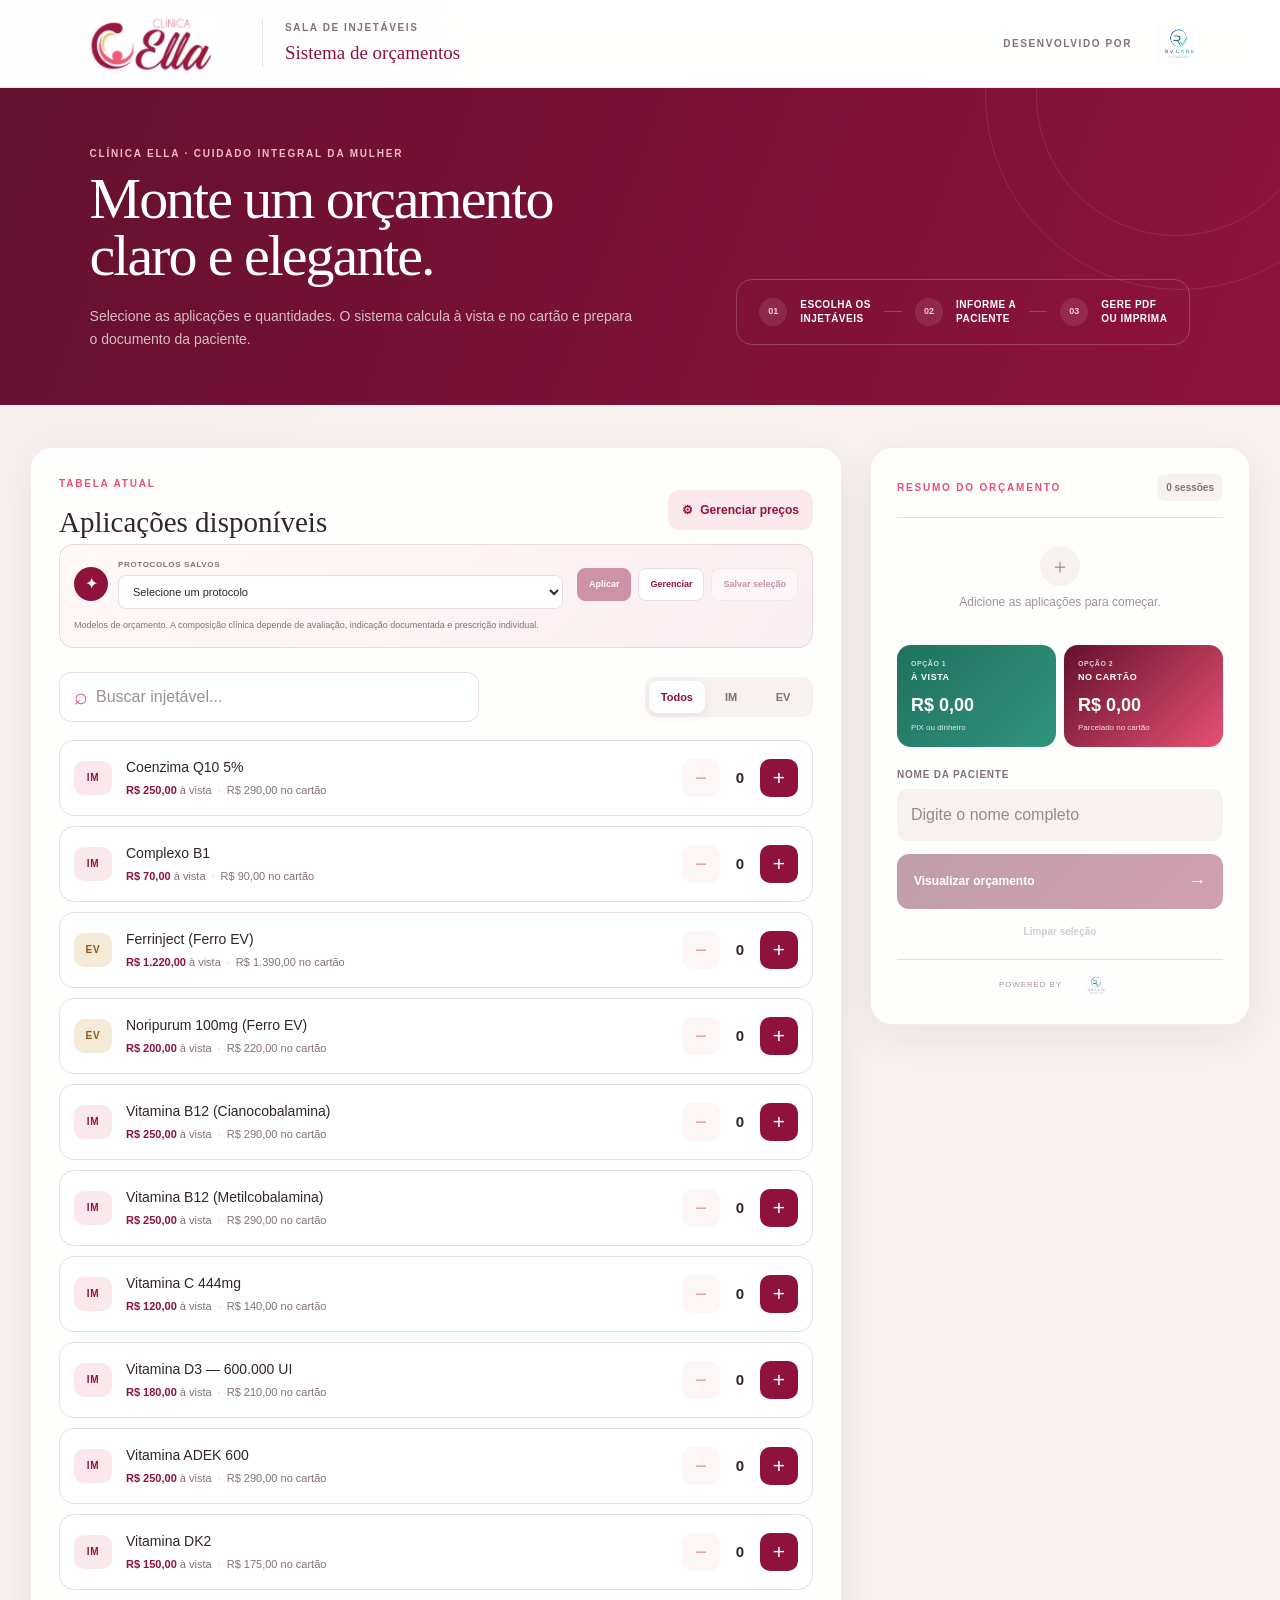
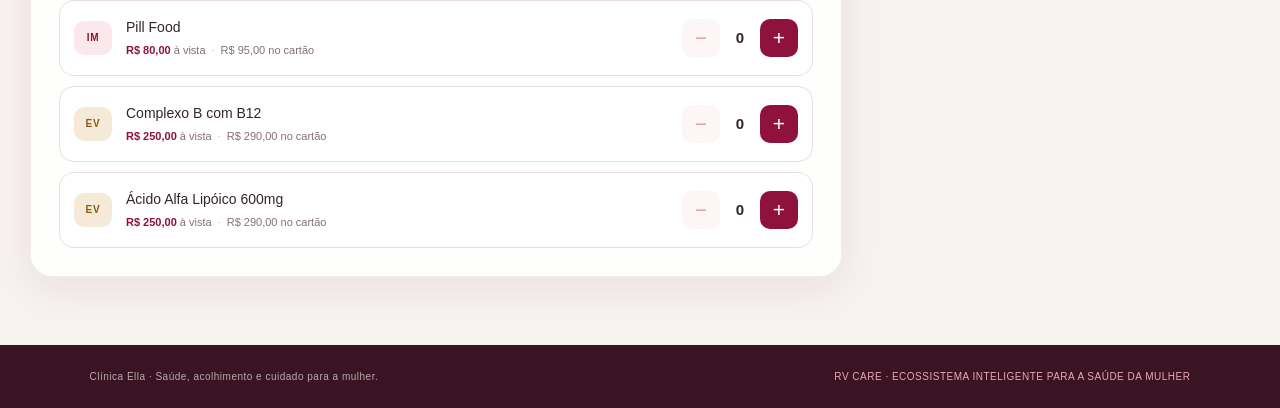
<file: index.html>
<!DOCTYPE html><html lang="pt-BR"><head><meta charSet="utf-8"/><meta name="viewport" content="width=device-width, initial-scale=1"/><link rel="preload" as="image" href="/logo-clinica-ella.jpeg"/><link rel="preload" as="image" href="/logo-rv-care.png"/><link rel="stylesheet" href="/_next/static/chunks/13kz5tt3u~pk5.css" data-precedence="next"/><link rel="preload" as="script" fetchPriority="low" href="/_next/static/chunks/1565v~spl0x2t.js"/><script src="/_next/static/chunks/0i-72~f~dn9ne.js" async=""></script><script src="/_next/static/chunks/13je0jha5i6.b.js" async=""></script><script src="/_next/static/chunks/turbopack-04bkay5_k2xyc.js" async=""></script><script src="/_next/static/chunks/0typu5mmra_zv.js" async=""></script><script src="/_next/static/chunks/0zwssa8ufundn.js" async=""></script><title>Clínica Ella · Orçamentos de Injetáveis</title><meta name="description" content="Sistema de orçamentos de injetáveis da Clínica Ella, desenvolvido pela RV Care."/><meta property="og:title" content="Clínica Ella · Orçamentos de Injetáveis"/><meta property="og:description" content="Sistema de orçamentos de injetáveis da Clínica Ella, desenvolvido pela RV Care."/><meta property="og:image" content="https://orcamentos-ella.rvcare.com.br/og.png"/><meta property="og:image:width" content="1536"/><meta property="og:image:height" content="1024"/><meta property="og:image:alt" content="Clínica Ella · Orçamentos de Injetáveis"/><meta property="og:type" content="website"/><meta name="twitter:card" content="summary_large_image"/><meta name="twitter:title" content="Clínica Ella · Orçamentos de Injetáveis"/><meta name="twitter:description" content="Sistema de orçamentos de injetáveis da Clínica Ella, desenvolvido pela RV Care."/><meta name="twitter:image" content="https://orcamentos-ella.rvcare.com.br/og.png"/><link rel="shortcut icon" href="/logo-clinica-ella.jpeg"/><link rel="icon" href="/logo-clinica-ella.jpeg"/><script src="/_next/static/chunks/03~yq9q893hmn.js" noModule=""></script></head><body><div hidden=""><!--$--><!--/$--></div><main class="app-shell"><header class="app-header"><div class="brand-clinic"><img src="/logo-clinica-ella.jpeg" alt="Clínica Ella"/><div class="brand-title"><span>Sala de injetáveis</span><strong>Sistema de orçamentos</strong></div></div><div class="rv-signature"><span>Desenvolvido por</span><img src="/logo-rv-care.png" alt="RV Care"/></div></header><section class="hero"><div><p class="eyebrow">Clínica Ella · Cuidado integral da mulher</p><h1>Monte um orçamento<br/>claro e elegante.</h1><p class="hero-copy">Selecione as aplicações e quantidades. O sistema calcula à vista e no cartão e prepara o documento da paciente.</p></div><div class="hero-stamp" aria-label="Etapas do orçamento"><span>01</span><p>Escolha os<br/>injetáveis</p><i></i><span>02</span><p>Informe a<br/>paciente</p><i></i><span>03</span><p>Gere PDF<br/>ou imprima</p></div></section><div class="workspace"><section class="catalog"><div class="section-heading"><div><p class="eyebrow">Tabela atual</p><h2>Aplicações disponíveis</h2></div><button class="text-button" type="button"><span aria-hidden="true">⚙</span> Gerenciar preços</button></div><div class="protocol-bar"><div class="protocol-select"><span aria-hidden="true">✦</span><label><small>Protocolos salvos</small><select aria-label="Selecionar protocolo"><option value="" selected="">Selecione um protocolo</option><option value="modelo-pre-operatorio">Pré-operatório · modelo clínico</option><option value="modelo-acompanhamento-peso">Acompanhamento de peso · modelo clínico</option><option value="modelo-reposicao-individualizada">Reposição individualizada · modelo clínico</option></select></label></div><div class="protocol-actions"><button type="button" class="protocol-apply" disabled="">Aplicar</button><button type="button">Gerenciar</button><button type="button" disabled="">Salvar seleção</button></div><p>Modelos de orçamento. A composição clínica depende de avaliação, indicação documentada e prescrição individual.</p></div><div class="catalog-tools"><label class="search-field"><span aria-hidden="true">⌕</span><input type="search" placeholder="Buscar injetável..." aria-label="Buscar injetável" value=""/></label><div class="filters" aria-label="Filtrar por via"><button type="button" class="active">Todos</button><button type="button" class="">IM</button><button type="button" class="">EV</button></div></div><div class="product-list"><article class="product-card "><div class="product-main"><span class="via-badge im">IM</span><div><h3>Coenzima Q10 5%</h3><p><strong>R$ 250,00</strong> à vista<span>·</span>R$ 290,00<!-- --> no cartão</p></div></div><div class="stepper"><button type="button" aria-label="Diminuir Coenzima Q10 5%" disabled="">−</button><output aria-label="Quantidade de Coenzima Q10 5%">0</output><button type="button" aria-label="Adicionar Coenzima Q10 5%">+</button></div></article><article class="product-card "><div class="product-main"><span class="via-badge im">IM</span><div><h3>Complexo B1</h3><p><strong>R$ 70,00</strong> à vista<span>·</span>R$ 90,00<!-- --> no cartão</p></div></div><div class="stepper"><button type="button" aria-label="Diminuir Complexo B1" disabled="">−</button><output aria-label="Quantidade de Complexo B1">0</output><button type="button" aria-label="Adicionar Complexo B1">+</button></div></article><article class="product-card "><div class="product-main"><span class="via-badge ev">EV</span><div><h3>Ferrinject (Ferro EV)</h3><p><strong>R$ 1.220,00</strong> à vista<span>·</span>R$ 1.390,00<!-- --> no cartão</p></div></div><div class="stepper"><button type="button" aria-label="Diminuir Ferrinject (Ferro EV)" disabled="">−</button><output aria-label="Quantidade de Ferrinject (Ferro EV)">0</output><button type="button" aria-label="Adicionar Ferrinject (Ferro EV)">+</button></div></article><article class="product-card "><div class="product-main"><span class="via-badge ev">EV</span><div><h3>Noripurum 100mg (Ferro EV)</h3><p><strong>R$ 200,00</strong> à vista<span>·</span>R$ 220,00<!-- --> no cartão</p></div></div><div class="stepper"><button type="button" aria-label="Diminuir Noripurum 100mg (Ferro EV)" disabled="">−</button><output aria-label="Quantidade de Noripurum 100mg (Ferro EV)">0</output><button type="button" aria-label="Adicionar Noripurum 100mg (Ferro EV)">+</button></div></article><article class="product-card "><div class="product-main"><span class="via-badge im">IM</span><div><h3>Vitamina B12 (Cianocobalamina)</h3><p><strong>R$ 250,00</strong> à vista<span>·</span>R$ 290,00<!-- --> no cartão</p></div></div><div class="stepper"><button type="button" aria-label="Diminuir Vitamina B12 (Cianocobalamina)" disabled="">−</button><output aria-label="Quantidade de Vitamina B12 (Cianocobalamina)">0</output><button type="button" aria-label="Adicionar Vitamina B12 (Cianocobalamina)">+</button></div></article><article class="product-card "><div class="product-main"><span class="via-badge im">IM</span><div><h3>Vitamina B12 (Metilcobalamina)</h3><p><strong>R$ 250,00</strong> à vista<span>·</span>R$ 290,00<!-- --> no cartão</p></div></div><div class="stepper"><button type="button" aria-label="Diminuir Vitamina B12 (Metilcobalamina)" disabled="">−</button><output aria-label="Quantidade de Vitamina B12 (Metilcobalamina)">0</output><button type="button" aria-label="Adicionar Vitamina B12 (Metilcobalamina)">+</button></div></article><article class="product-card "><div class="product-main"><span class="via-badge im">IM</span><div><h3>Vitamina C 444mg</h3><p><strong>R$ 120,00</strong> à vista<span>·</span>R$ 140,00<!-- --> no cartão</p></div></div><div class="stepper"><button type="button" aria-label="Diminuir Vitamina C 444mg" disabled="">−</button><output aria-label="Quantidade de Vitamina C 444mg">0</output><button type="button" aria-label="Adicionar Vitamina C 444mg">+</button></div></article><article class="product-card "><div class="product-main"><span class="via-badge im">IM</span><div><h3>Vitamina D3 — 600.000 UI</h3><p><strong>R$ 180,00</strong> à vista<span>·</span>R$ 210,00<!-- --> no cartão</p></div></div><div class="stepper"><button type="button" aria-label="Diminuir Vitamina D3 — 600.000 UI" disabled="">−</button><output aria-label="Quantidade de Vitamina D3 — 600.000 UI">0</output><button type="button" aria-label="Adicionar Vitamina D3 — 600.000 UI">+</button></div></article><article class="product-card "><div class="product-main"><span class="via-badge im">IM</span><div><h3>Vitamina ADEK 600</h3><p><strong>R$ 250,00</strong> à vista<span>·</span>R$ 290,00<!-- --> no cartão</p></div></div><div class="stepper"><button type="button" aria-label="Diminuir Vitamina ADEK 600" disabled="">−</button><output aria-label="Quantidade de Vitamina ADEK 600">0</output><button type="button" aria-label="Adicionar Vitamina ADEK 600">+</button></div></article><article class="product-card "><div class="product-main"><span class="via-badge im">IM</span><div><h3>Vitamina DK2</h3><p><strong>R$ 150,00</strong> à vista<span>·</span>R$ 175,00<!-- --> no cartão</p></div></div><div class="stepper"><button type="button" aria-label="Diminuir Vitamina DK2" disabled="">−</button><output aria-label="Quantidade de Vitamina DK2">0</output><button type="button" aria-label="Adicionar Vitamina DK2">+</button></div></article><article class="product-card "><div class="product-main"><span class="via-badge im">IM</span><div><h3>Pill Food</h3><p><strong>R$ 80,00</strong> à vista<span>·</span>R$ 95,00<!-- --> no cartão</p></div></div><div class="stepper"><button type="button" aria-label="Diminuir Pill Food" disabled="">−</button><output aria-label="Quantidade de Pill Food">0</output><button type="button" aria-label="Adicionar Pill Food">+</button></div></article><article class="product-card "><div class="product-main"><span class="via-badge ev">EV</span><div><h3>Complexo B com B12</h3><p><strong>R$ 250,00</strong> à vista<span>·</span>R$ 290,00<!-- --> no cartão</p></div></div><div class="stepper"><button type="button" aria-label="Diminuir Complexo B com B12" disabled="">−</button><output aria-label="Quantidade de Complexo B com B12">0</output><button type="button" aria-label="Adicionar Complexo B com B12">+</button></div></article><article class="product-card "><div class="product-main"><span class="via-badge ev">EV</span><div><h3>Ácido Alfa Lipóico 600mg</h3><p><strong>R$ 250,00</strong> à vista<span>·</span>R$ 290,00<!-- --> no cartão</p></div></div><div class="stepper"><button type="button" aria-label="Diminuir Ácido Alfa Lipóico 600mg" disabled="">−</button><output aria-label="Quantidade de Ácido Alfa Lipóico 600mg">0</output><button type="button" aria-label="Adicionar Ácido Alfa Lipóico 600mg">+</button></div></article></div></section><aside class="summary-card"><div class="summary-top"><p class="eyebrow">Resumo do orçamento</p><span>0<!-- --> <!-- -->sessões</span></div><div class="selected-items"><div class="empty-summary"><span>＋</span><p>Adicione as aplicações para começar.</p></div></div><div class="totals"><div class="total-line cash"><span><small>Opção 1</small>À vista</span><strong>R$ 0,00</strong><p>PIX ou dinheiro</p></div><div class="total-line card"><span><small>Opção 2</small>No cartão</span><strong>R$ 0,00</strong><p>Parcelado no cartão</p></div></div><label class="patient-field"><span>Nome da paciente</span><input placeholder="Digite o nome completo" value=""/></label><button class="primary-button" type="button" disabled="">Visualizar orçamento <span aria-hidden="true">→</span></button><button class="clear-button" type="button" disabled="">Limpar seleção</button><div class="powered-by"><span>Powered by</span><img src="/logo-rv-care.png" alt="RV Care"/></div></aside></div><footer class="app-footer"><p>Clínica Ella · Saúde, acolhimento e cuidado para a mulher.</p><span>RV Care · Ecossistema inteligente para a saúde da mulher</span></footer></main><!--$--><!--/$--><script src="/_next/static/chunks/1565v~spl0x2t.js" id="_R_" async=""></script><script>(self.__next_f=self.__next_f||[]).push([0])</script><script>self.__next_f.push([1,"1:\"$Sreact.fragment\"\n2:I[22378,[\"/_next/static/chunks/0typu5mmra_zv.js\"],\"default\"]\n3:I[99582,[\"/_next/static/chunks/0typu5mmra_zv.js\"],\"default\"]\n4:I[17662,[\"/_next/static/chunks/0typu5mmra_zv.js\",\"/_next/static/chunks/0zwssa8ufundn.js\"],\"OrcamentosApp\"]\n5:I[25326,[\"/_next/static/chunks/0typu5mmra_zv.js\"],\"OutletBoundary\"]\n6:\"$Sreact.suspense\"\n8:I[25326,[\"/_next/static/chunks/0typu5mmra_zv.js\"],\"ViewportBoundary\"]\na:I[25326,[\"/_next/static/chunks/0typu5mmra_zv.js\"],\"MetadataBoundary\"]\nc:I[95394,[\"/_next/static/chunks/0typu5mmra_zv.js\"],\"default\",1]\n:HL[\"/_next/static/chunks/13kz5tt3u~pk5.css\",\"style\"]\n"])</script><script>self.__next_f.push([1,"0:{\"P\":null,\"c\":[\"\",\"\"],\"q\":\"\",\"i\":false,\"f\":[[[\"\",{\"children\":[\"__PAGE__\",{}]},\"$undefined\",\"$undefined\",16],[[\"$\",\"$1\",\"c\",{\"children\":[[[\"$\",\"link\",\"0\",{\"rel\":\"stylesheet\",\"href\":\"/_next/static/chunks/13kz5tt3u~pk5.css\",\"precedence\":\"next\",\"crossOrigin\":\"$undefined\",\"nonce\":\"$undefined\"}],[\"$\",\"script\",\"script-0\",{\"src\":\"/_next/static/chunks/0typu5mmra_zv.js\",\"async\":true,\"nonce\":\"$undefined\"}]],[\"$\",\"html\",null,{\"lang\":\"pt-BR\",\"children\":[\"$\",\"body\",null,{\"children\":[\"$\",\"$L2\",null,{\"parallelRouterKey\":\"children\",\"error\":\"$undefined\",\"errorStyles\":\"$undefined\",\"errorScripts\":\"$undefined\",\"template\":[\"$\",\"$L3\",null,{}],\"templateStyles\":\"$undefined\",\"templateScripts\":\"$undefined\",\"notFound\":[[[\"$\",\"title\",null,{\"children\":\"404: This page could not be found.\"}],[\"$\",\"div\",null,{\"style\":{\"fontFamily\":\"system-ui,\\\"Segoe UI\\\",Roboto,Helvetica,Arial,sans-serif,\\\"Apple Color Emoji\\\",\\\"Segoe UI Emoji\\\"\",\"height\":\"100vh\",\"textAlign\":\"center\",\"display\":\"flex\",\"flexDirection\":\"column\",\"alignItems\":\"center\",\"justifyContent\":\"center\"},\"children\":[\"$\",\"div\",null,{\"children\":[[\"$\",\"style\",null,{\"dangerouslySetInnerHTML\":{\"__html\":\"body{color:#000;background:#fff;margin:0}.next-error-h1{border-right:1px solid rgba(0,0,0,.3)}@media (prefers-color-scheme:dark){body{color:#fff;background:#000}.next-error-h1{border-right:1px solid rgba(255,255,255,.3)}}\"}}],[\"$\",\"h1\",null,{\"className\":\"next-error-h1\",\"style\":{\"display\":\"inline-block\",\"margin\":\"0 20px 0 0\",\"padding\":\"0 23px 0 0\",\"fontSize\":24,\"fontWeight\":500,\"verticalAlign\":\"top\",\"lineHeight\":\"49px\"},\"children\":404}],[\"$\",\"div\",null,{\"style\":{\"display\":\"inline-block\"},\"children\":[\"$\",\"h2\",null,{\"style\":{\"fontSize\":14,\"fontWeight\":400,\"lineHeight\":\"49px\",\"margin\":0},\"children\":\"This page could not be found.\"}]}]]}]}]],[]],\"forbidden\":\"$undefined\",\"unauthorized\":\"$undefined\"}]}]}]]}],{\"children\":[[\"$\",\"$1\",\"c\",{\"children\":[[\"$\",\"$L4\",null,{}],[[\"$\",\"script\",\"script-0\",{\"src\":\"/_next/static/chunks/0zwssa8ufundn.js\",\"async\":true,\"nonce\":\"$undefined\"}]],[\"$\",\"$L5\",null,{\"children\":[\"$\",\"$6\",null,{\"name\":\"Next.MetadataOutlet\",\"children\":\"$@7\"}]}]]}],{},null,false,null]},null,false,null],[\"$\",\"$1\",\"h\",{\"children\":[null,[\"$\",\"$L8\",null,{\"children\":\"$L9\"}],[\"$\",\"div\",null,{\"hidden\":true,\"children\":[\"$\",\"$La\",null,{\"children\":[\"$\",\"$6\",null,{\"name\":\"Next.Metadata\",\"children\":\"$Lb\"}]}]}],null]}],false]],\"m\":\"$undefined\",\"G\":[\"$c\",[[\"$\",\"link\",\"0\",{\"rel\":\"stylesheet\",\"href\":\"/_next/static/chunks/13kz5tt3u~pk5.css\",\"precedence\":\"next\",\"crossOrigin\":\"$undefined\",\"nonce\":\"$undefined\"}]]],\"S\":true,\"h\":null,\"s\":\"$undefined\",\"l\":\"$undefined\",\"p\":\"$undefined\",\"d\":\"$undefined\",\"b\":\"HpxG41uKUnzO0INw4yYN6\"}\n"])</script><script>self.__next_f.push([1,"9:[[\"$\",\"meta\",\"0\",{\"charSet\":\"utf-8\"}],[\"$\",\"meta\",\"1\",{\"name\":\"viewport\",\"content\":\"width=device-width, initial-scale=1\"}]]\n"])</script><script>self.__next_f.push([1,"d:I[20676,[\"/_next/static/chunks/0typu5mmra_zv.js\"],\"IconMark\"]\n7:null\n"])</script><script>self.__next_f.push([1,"b:[[\"$\",\"title\",\"0\",{\"children\":\"Clínica Ella · Orçamentos de Injetáveis\"}],[\"$\",\"meta\",\"1\",{\"name\":\"description\",\"content\":\"Sistema de orçamentos de injetáveis da Clínica Ella, desenvolvido pela RV Care.\"}],[\"$\",\"meta\",\"2\",{\"property\":\"og:title\",\"content\":\"Clínica Ella · Orçamentos de Injetáveis\"}],[\"$\",\"meta\",\"3\",{\"property\":\"og:description\",\"content\":\"Sistema de orçamentos de injetáveis da Clínica Ella, desenvolvido pela RV Care.\"}],[\"$\",\"meta\",\"4\",{\"property\":\"og:image\",\"content\":\"https://orcamentos-ella.rvcare.com.br/og.png\"}],[\"$\",\"meta\",\"5\",{\"property\":\"og:image:width\",\"content\":\"1536\"}],[\"$\",\"meta\",\"6\",{\"property\":\"og:image:height\",\"content\":\"1024\"}],[\"$\",\"meta\",\"7\",{\"property\":\"og:image:alt\",\"content\":\"Clínica Ella · Orçamentos de Injetáveis\"}],[\"$\",\"meta\",\"8\",{\"property\":\"og:type\",\"content\":\"website\"}],[\"$\",\"meta\",\"9\",{\"name\":\"twitter:card\",\"content\":\"summary_large_image\"}],[\"$\",\"meta\",\"10\",{\"name\":\"twitter:title\",\"content\":\"Clínica Ella · Orçamentos de Injetáveis\"}],[\"$\",\"meta\",\"11\",{\"name\":\"twitter:description\",\"content\":\"Sistema de orçamentos de injetáveis da Clínica Ella, desenvolvido pela RV Care.\"}],[\"$\",\"meta\",\"12\",{\"name\":\"twitter:image\",\"content\":\"https://orcamentos-ella.rvcare.com.br/og.png\"}],[\"$\",\"link\",\"13\",{\"rel\":\"shortcut icon\",\"href\":\"/logo-clinica-ella.jpeg\"}],[\"$\",\"link\",\"14\",{\"rel\":\"icon\",\"href\":\"/logo-clinica-ella.jpeg\"}],[\"$\",\"$Ld\",\"15\",{}]]\n"])</script></body></html>
</file>
<file: _next/static/chunks/13kz5tt3u~pk5.css>
@layer theme{:root,:host{--font-sans:ui-sans-serif, system-ui, sans-serif, "Apple Color Emoji", "Segoe UI Emoji", "Segoe UI Symbol", "Noto Color Emoji";--font-mono:ui-monospace, SFMono-Regular, Menlo, Monaco, Consolas, "Liberation Mono", "Courier New", monospace;--spacing:.25rem;--default-font-family:var(--font-sans);--default-mono-font-family:var(--font-mono)}}@layer base{*,:after,:before,::backdrop{box-sizing:border-box;border:0 solid;margin:0;padding:0}::file-selector-button{box-sizing:border-box;border:0 solid;margin:0;padding:0}html,:host{-webkit-text-size-adjust:100%;tab-size:4;line-height:1.5;font-family:var(--default-font-family,ui-sans-serif, system-ui, sans-serif, "Apple Color Emoji", "Segoe UI Emoji", "Segoe UI Symbol", "Noto Color Emoji");font-feature-settings:var(--default-font-feature-settings,normal);font-variation-settings:var(--default-font-variation-settings,normal);-webkit-tap-highlight-color:transparent}hr{height:0;color:inherit;border-top-width:1px}abbr:where([title]){-webkit-text-decoration:underline dotted;text-decoration:underline dotted}h1,h2,h3,h4,h5,h6{font-size:inherit;font-weight:inherit}a{color:inherit;-webkit-text-decoration:inherit;-webkit-text-decoration:inherit;-webkit-text-decoration:inherit;-webkit-text-decoration:inherit;text-decoration:inherit}b,strong{font-weight:bolder}code,kbd,samp,pre{font-family:var(--default-mono-font-family,ui-monospace, SFMono-Regular, Menlo, Monaco, Consolas, "Liberation Mono", "Courier New", monospace);font-feature-settings:var(--default-mono-font-feature-settings,normal);font-variation-settings:var(--default-mono-font-variation-settings,normal);font-size:1em}small{font-size:80%}sub,sup{vertical-align:baseline;font-size:75%;line-height:0;position:relative}sub{bottom:-.25em}sup{top:-.5em}table{text-indent:0;border-color:inherit;border-collapse:collapse}:-moz-focusring{outline:auto}progress{vertical-align:baseline}summary{display:list-item}ol,ul,menu{list-style:none}img,svg,video,canvas,audio,iframe,embed,object{vertical-align:middle;display:block}img,video{max-width:100%;height:auto}button,input,select,optgroup,textarea{font:inherit;font-feature-settings:inherit;font-variation-settings:inherit;letter-spacing:inherit;color:inherit;opacity:1;background-color:#0000;border-radius:0}::file-selector-button{font:inherit;font-feature-settings:inherit;font-variation-settings:inherit;letter-spacing:inherit;color:inherit;opacity:1;background-color:#0000;border-radius:0}:where(select:is([multiple],[size])) optgroup{font-weight:bolder}:where(select:is([multiple],[size])) optgroup option{padding-inline-start:20px}::file-selector-button{margin-inline-end:4px}::placeholder{opacity:1}@supports (not ((-webkit-appearance:-apple-pay-button))) or (contain-intrinsic-size:1px){::placeholder{color:currentColor}@supports (color:color-mix(in lab, red, red)){::placeholder{color:color-mix(in oklab, currentcolor 50%, transparent)}}}textarea{resize:vertical}::-webkit-search-decoration{-webkit-appearance:none}::-webkit-date-and-time-value{min-height:1lh;text-align:inherit}::-webkit-datetime-edit{display:inline-flex}::-webkit-datetime-edit-fields-wrapper{padding:0}::-webkit-datetime-edit{padding-block:0}::-webkit-datetime-edit-year-field{padding-block:0}::-webkit-datetime-edit-month-field{padding-block:0}::-webkit-datetime-edit-day-field{padding-block:0}::-webkit-datetime-edit-hour-field{padding-block:0}::-webkit-datetime-edit-minute-field{padding-block:0}::-webkit-datetime-edit-second-field{padding-block:0}::-webkit-datetime-edit-millisecond-field{padding-block:0}::-webkit-datetime-edit-meridiem-field{padding-block:0}::-webkit-calendar-picker-indicator{line-height:1}:-moz-ui-invalid{box-shadow:none}button,input:where([type=button],[type=reset],[type=submit]){appearance:button}::file-selector-button{appearance:button}::-webkit-inner-spin-button{height:auto}::-webkit-outer-spin-button{height:auto}[hidden]:where(:not([hidden=until-found])){display:none!important}}@layer components;@layer utilities{.start{inset-inline-start:var(--spacing)}.table{display:table}}:root{--wine:#8f123c;--wine-dark:#64102f;--rose:#e75172;--rose-soft:#fae8ec;--gold:#c89443;--gold-soft:#f5ead8;--green:#247a68;--ink:#34242b;--muted:#846f78;--line:#eadde1;--paper:#fffdfc;--canvas:#f7f1ef;--white:#fff;--shadow:0 20px 60px #5720341f}*{box-sizing:border-box}html{background:var(--canvas)}body{background:radial-gradient(circle at 8% 5%, #e7517214, transparent 25rem), var(--canvas);color:var(--ink);min-height:100vh;margin:0;font-family:Inter,ui-sans-serif,-apple-system,BlinkMacSystemFont,Segoe UI,sans-serif}body.modal-open{overflow:hidden}button,input,select{font:inherit}button{cursor:pointer}button:disabled{cursor:not-allowed}.app-shell{min-height:100vh}.app-header{z-index:30;-webkit-backdrop-filter:blur(14px);backdrop-filter:blur(14px);background:#fffffff0;border-bottom:1px solid #8f123c1a;justify-content:space-between;align-items:center;min-height:88px;padding:12px clamp(20px,5vw,72px);display:flex;position:sticky;top:0}.brand-clinic{align-items:center;gap:22px;display:flex}.brand-clinic>img{object-fit:contain;width:176px;height:60px}.brand-title{border-left:1px solid var(--line);gap:4px;padding-left:22px;display:grid}.brand-title span,.rv-signature>span{color:var(--muted);letter-spacing:.16em;text-transform:uppercase;font-size:10px;font-weight:700}.brand-title strong{color:var(--wine);font-family:Georgia,Times New Roman,serif;font-size:19px;font-weight:500}.rv-signature{align-items:center;gap:10px;display:flex}.rv-signature img{object-fit:contain;width:74px;height:42px}.hero{background:linear-gradient(110deg, #64102ffa, #8f123cf0), var(--wine);color:var(--white);justify-content:space-between;align-items:end;min-height:312px;padding:58px clamp(20px,7vw,108px) 54px;display:flex;position:relative;overflow:hidden}.hero:before,.hero:after{content:"";border:1px solid #ffffff1a;border-radius:50%;width:390px;height:390px;position:absolute;top:-188px;right:-95px}.hero:after{width:280px;height:280px;top:-132px;right:-36px}.eyebrow{color:var(--rose);letter-spacing:.18em;text-transform:uppercase;margin:0 0 10px;font-size:10px;font-weight:800}.hero .eyebrow{color:#f3bac7}.hero h1{letter-spacing:-.035em;margin:0;font-family:Georgia,Times New Roman,serif;font-size:clamp(38px,5vw,58px);font-weight:400;line-height:.98}.hero-copy{color:#ffffffb8;max-width:550px;margin:20px 0 0;font-size:14px;line-height:1.65}.hero-stamp{z-index:2;border:1px solid #fff3;border-radius:16px;align-items:center;gap:13px;margin-bottom:6px;padding:18px 22px;display:flex;position:relative}.hero-stamp span{color:#f7cad4;background:#ffffff1a;border-radius:50%;justify-content:center;align-items:center;width:28px;height:28px;font-size:9px;font-weight:800;display:flex}.hero-stamp p{letter-spacing:.05em;text-transform:uppercase;margin:0;font-size:10px;font-weight:700;line-height:1.35}.hero-stamp i{background:#fff3;width:18px;height:1px}.workspace{grid-template-columns:minmax(0,1fr) 380px;gap:28px;max-width:1280px;margin:0 auto;padding:42px 30px 68px;display:grid}.catalog,.summary-card{background:#ffffffe0;border:1px solid #8f123c14;border-radius:22px;box-shadow:0 12px 42px #57203412}.catalog{padding:28px}.section-heading{justify-content:space-between;align-items:center;display:flex}.section-heading h2,.settings-header h2{margin:0;font-family:Georgia,Times New Roman,serif;font-size:29px;font-weight:400}.text-button{background:var(--rose-soft);color:var(--wine);border:0;border-radius:12px;align-items:center;gap:7px;padding:11px 14px;font-size:12px;font-weight:800;display:flex}.text-button:hover{background:#f7d8e0}.catalog-tools{justify-content:space-between;align-items:center;gap:14px;margin:24px 0 18px;display:flex}.search-field{background:var(--white);border:1px solid var(--line);border-radius:12px;flex:1;align-items:center;gap:8px;max-width:420px;padding:0 14px;display:flex}.search-field span{color:var(--rose);font-size:23px;line-height:1}.search-field input{color:var(--ink);background:0 0;border:0;outline:0;width:100%;min-width:0;padding:12px 0}.search-field:focus-within{border-color:var(--rose);box-shadow:0 0 0 3px #e751721a}.filters{background:var(--canvas);border-radius:11px;padding:4px;display:flex}.filters button{color:var(--muted);background:0 0;border:0;border-radius:8px;min-width:52px;padding:8px 12px;font-size:11px;font-weight:800}.filters button.active{background:var(--white);color:var(--wine);box-shadow:0 3px 10px #57203414}.product-list{gap:10px;display:grid}.product-card{background:var(--white);border:1px solid var(--line);border-radius:15px;justify-content:space-between;align-items:center;gap:16px;min-height:76px;padding:13px 14px;transition:border-color .16s,box-shadow .16s,transform .16s;display:flex}.product-card:hover{border-color:#dcbcc6;transform:translateY(-1px)}.product-card.selected{border-color:var(--rose);box-shadow:inset 3px 0 var(--wine);background:linear-gradient(90deg,#fae8ecb3,#fff 28%)}.product-main{align-items:center;gap:14px;min-width:0;display:flex}.via-badge{letter-spacing:.08em;border-radius:10px;flex:none;justify-content:center;align-items:center;width:38px;height:34px;font-size:10px;font-weight:900;display:flex}.via-badge.im{background:var(--rose-soft);color:var(--wine)}.via-badge.ev{background:var(--gold-soft);color:#8a5a15}.product-main h3{margin:0 0 5px;font-size:14px;line-height:1.35}.product-main p{color:var(--muted);margin:0;font-size:11px}.product-main p strong{color:var(--wine)}.product-main p span{color:#c9b7be;margin:0 6px}.stepper{flex:none;align-items:center;gap:5px;display:flex}.stepper button{background:var(--rose-soft);color:var(--wine);border:0;border-radius:10px;justify-content:center;align-items:center;width:38px;height:38px;font-size:21px;line-height:1;display:flex}.stepper button:last-child{background:var(--wine);color:var(--white)}.stepper button:disabled{opacity:.38}.stepper output{text-align:center;width:30px;font-size:15px;font-weight:800}.empty-search{color:var(--muted);text-align:center;padding:42px}.summary-card{align-self:start;padding:26px;position:sticky;top:112px;overflow:hidden}.summary-top{border-bottom:1px solid var(--line);justify-content:space-between;align-items:center;padding-bottom:16px;display:flex}.summary-top .eyebrow{margin:0}.summary-top>span{background:var(--canvas);color:var(--muted);border-radius:8px;padding:6px 9px;font-size:10px;font-weight:800}.selected-items{min-height:112px;max-height:190px;padding:11px 0;overflow-y:auto}.empty-summary{color:#a59199;text-align:center;flex-direction:column;justify-content:center;align-items:center;min-height:100px;font-size:12px;display:flex}.empty-summary span{background:var(--canvas);border-radius:50%;justify-content:center;align-items:center;width:40px;height:40px;margin-bottom:7px;font-size:20px;display:flex}.empty-summary p{margin:0}.selected-row{grid-template-columns:26px 1fr auto;align-items:center;gap:9px;padding:9px 0;display:grid}.selected-row>span{color:var(--rose);font-size:12px;font-weight:900}.selected-row p{margin:0;font-size:11px;font-weight:700;line-height:1.25}.selected-row small{color:var(--muted);margin-top:2px;font-size:8px;display:block}.selected-row strong{color:var(--wine);white-space:nowrap;font-size:11px}.totals{grid-template-columns:1fr 1fr;gap:8px;margin:5px 0 20px;display:grid}.total-line{color:var(--white);border-radius:14px;min-width:0;padding:14px}.total-line.cash{background:linear-gradient(135deg,#1f725f,#32947d)}.total-line.card{background:linear-gradient(135deg, var(--wine-dark), var(--rose))}.total-line>span{letter-spacing:.06em;text-transform:uppercase;font-size:9px;font-weight:800;display:block}.total-line small{opacity:.75;margin-bottom:2px;font-size:7px;display:block}.total-line strong{white-space:nowrap;margin:7px 0 4px;font-size:18px;display:block}.total-line p{opacity:.85;margin:0;font-size:8px;line-height:1.25}.patient-field{display:block}.patient-field>span{color:var(--muted);letter-spacing:.08em;text-transform:uppercase;margin-bottom:7px;font-size:10px;font-weight:800;display:block}.patient-field input{background:var(--canvas);color:var(--ink);border:1px solid #0000;border-radius:11px;outline:none;width:100%;padding:13px}.patient-field input:focus{background:var(--white);border-color:var(--rose)}.primary-button{background:linear-gradient(135deg, var(--wine-dark), var(--wine));color:var(--white);border:0;border-radius:12px;justify-content:space-between;align-items:center;width:100%;margin-top:13px;padding:14px 17px;font-size:12px;font-weight:800;display:flex}.primary-button:hover{filter:brightness(1.08)}.primary-button:disabled{opacity:.4}.primary-button span{font-size:18px}.clear-button{color:var(--muted);background:0 0;border:0;margin:8px auto 0;padding:7px;font-size:10px;font-weight:700;display:block}.clear-button:disabled{opacity:.35}.powered-by{border-top:1px solid var(--line);justify-content:center;align-items:center;gap:9px;margin-top:13px;padding-top:13px;display:flex}.powered-by span{color:#a8949c;letter-spacing:.11em;text-transform:uppercase;font-size:8px}.powered-by img{object-fit:contain;width:50px;height:25px}.app-footer{color:#ffffffa3;letter-spacing:.05em;background:#3a1422;justify-content:space-between;align-items:center;padding:24px clamp(20px,7vw,108px);font-size:10px;display:flex}.app-footer p{margin:0}.app-footer span{color:#e7a8b7;text-transform:uppercase}.toast{background:var(--ink);box-shadow:var(--shadow);color:var(--white);z-index:300;border-radius:11px;max-width:calc(100vw - 40px);padding:12px 18px;font-size:12px;position:fixed;top:102px;left:50%;transform:translate(-50%)}.quote-overlay,.settings-overlay,.protocols-overlay{z-index:100;background:#eee7e5;position:fixed;inset:0;overflow:auto}.protocol-bar{background:linear-gradient(135deg,#fff8f6,#f9eef1);border:1px solid #ead8dd;border-radius:14px;grid-template-columns:minmax(250px,1fr) auto;align-items:center;gap:10px 14px;margin-bottom:16px;padding:14px;display:grid}.protocol-select{align-items:center;gap:10px;display:flex}.protocol-select>span{background:var(--wine);color:var(--white);border-radius:50%;flex:none;justify-content:center;align-items:center;width:34px;height:34px;display:flex}.protocol-select label{flex:1}.protocol-select small{color:var(--muted);letter-spacing:.08em;text-transform:uppercase;margin-bottom:4px;font-size:8px;font-weight:900;display:block}.protocol-select select{background:var(--white);border:1px solid var(--line);color:var(--ink);border-radius:8px;width:100%;padding:9px 10px;font-size:11px}.protocol-actions{gap:7px;display:flex}.protocol-actions button{background:var(--white);border:1px solid var(--line);color:var(--wine);border-radius:8px;padding:9px 11px;font-size:9px;font-weight:900}.protocol-actions .protocol-apply{background:var(--wine);border-color:var(--wine);color:var(--white)}.protocol-actions button:disabled{cursor:not-allowed;opacity:.42}.protocol-bar>p{color:var(--muted);grid-column:1/-1;margin:0;font-size:9px}.quote-toolbar{border-bottom:1px solid var(--line);z-index:5;-webkit-backdrop-filter:blur(12px);backdrop-filter:blur(12px);background:#fffffff0;justify-content:space-between;align-items:center;padding:12px max(18px,50vw - 410px);display:flex;position:sticky;top:0}.quote-toolbar button{border:0;border-radius:10px;padding:11px 15px;font-size:11px;font-weight:800}.quote-toolbar>button,.tool-secondary{background:var(--rose-soft);color:var(--wine)}.quote-toolbar>div{gap:8px;display:flex}.quote-toolbar .tool-primary{background:var(--wine);color:var(--white)}.quote-page{background:var(--white);width:794px;min-height:1122px;margin:28px auto 48px;padding:47px 58px 36px;position:relative;overflow:hidden;box-shadow:0 18px 70px #451e2c2e}.quote-accent{background:linear-gradient(90deg, var(--wine), var(--rose), var(--gold));height:7px;position:absolute;top:0;left:0;right:0}.quote-header{justify-content:space-between;align-items:center;display:flex}.quote-ella{object-fit:contain;object-position:left center;width:235px;height:80px}.quote-heading{border-left:1px solid var(--line);text-align:right;padding-left:24px}.quote-heading span{color:var(--rose);letter-spacing:.22em;text-transform:uppercase;font-size:9px;font-weight:900;display:block}.quote-heading strong{color:var(--wine);margin:3px 0;font-family:Georgia,Times New Roman,serif;font-size:24px;font-weight:400;display:block}.quote-heading p{color:var(--muted);margin:0;font-size:9px}.quote-meta{border-left:3px solid var(--gold);background:#fbf6f4;grid-template-columns:2fr 1fr 1fr;margin:30px 0 34px;padding:15px 18px;display:grid}.quote-meta>div{border-right:1px solid var(--line);padding:0 16px}.quote-meta>div:first-child{padding-left:0}.quote-meta>div:last-child{border:0}.quote-meta span{color:var(--muted);letter-spacing:.1em;text-transform:uppercase;margin-bottom:4px;font-size:7px;font-weight:900;display:block}.quote-meta strong{font-size:10px}.quote-protocol{background:var(--rose-soft);border-left:3px solid var(--rose);border-radius:7px;grid-template-columns:auto 1fr;align-items:center;gap:2px 10px;margin-bottom:13px;padding:8px 11px;display:grid}.quote-protocol>span{color:var(--wine);letter-spacing:.08em;text-transform:uppercase;font-size:7px;font-weight:900}.quote-protocol strong{color:var(--ink);font-size:10px}.quote-protocol small{color:var(--muted);grid-column:1/-1;font-size:7px}.quote-section-title{align-items:center;gap:12px;margin-bottom:14px;display:flex}.quote-section-title>span{background:var(--wine);color:var(--white);border-radius:50%;justify-content:center;align-items:center;width:27px;height:27px;font-size:8px;font-weight:800;display:flex}.quote-section-title p{color:var(--wine);margin:0;font-family:Georgia,Times New Roman,serif;font-size:17px}.quote-section-title small{color:var(--muted);margin-top:2px;font-size:8px;display:block}.quote-table{border-collapse:collapse;width:100%}.quote-table thead{background:var(--wine);color:var(--white)}.quote-table th{letter-spacing:.08em;text-align:left;text-transform:uppercase;padding:10px 8px;font-size:7px}.quote-table th:not(:first-child),.quote-table td:not(:first-child){text-align:center}.quote-table th:nth-last-child(-n+2),.quote-table td:nth-last-child(-n+2){text-align:right}.quote-table td{border-bottom:1px solid var(--line);padding:11px 8px;font-size:9px}.quote-table td:first-child{font-weight:700}.quote-via{background:var(--rose-soft);color:var(--wine);border-radius:5px;padding:3px 7px;font-size:7px;font-weight:900;display:inline-block}.payment-title{margin-top:28px}.payment-options{grid-template-columns:1fr 1fr;gap:13px;display:grid}.payment-option{color:var(--white);border-radius:14px;padding:17px 20px;position:relative}.payment-cash{background:linear-gradient(135deg,#1f725f,#32947d)}.payment-card{background:linear-gradient(135deg, var(--wine-dark), var(--rose))}.payment-option span{letter-spacing:.12em;text-transform:uppercase;font-size:8px;font-weight:900}.payment-option strong{margin:6px 0 3px;font-family:Georgia,Times New Roman,serif;font-size:25px;font-weight:400;display:block}.payment-option p{opacity:.85;margin:0;font-size:9px}.quote-note{background:#fbf6f4;border-radius:12px;align-items:flex-start;gap:13px;margin-top:22px;padding:15px 17px;display:flex}.quote-note>span{color:var(--gold);font-size:15px}.quote-note p{color:var(--muted);margin:0;font-size:8.5px;line-height:1.55}.quote-note strong{color:var(--wine);letter-spacing:.06em;text-transform:uppercase;margin-bottom:3px;font-size:8px;display:block}.quote-footer{grid-template-columns:1fr 1fr 112px;align-items:end;gap:24px;display:grid;position:absolute;bottom:34px;left:58px;right:58px}.signature-line{color:var(--muted);text-align:center;border-top:1px solid #8d7b82;padding-top:6px;font-size:7px}.quote-powered{border-left:1px solid var(--line);text-align:center;padding-left:15px}.quote-powered span{color:var(--muted);letter-spacing:.08em;text-transform:uppercase;font-size:6px;display:block}.quote-powered img{object-fit:contain;width:84px;height:38px}.settings-overlay{justify-content:center;align-items:flex-start;padding:30px;display:flex}.settings-panel{background:var(--white);box-shadow:var(--shadow);border-radius:22px;width:100%;max-width:1050px;overflow:hidden}.settings-header{border-bottom:1px solid var(--line);justify-content:space-between;align-items:flex-start;padding:26px 30px 22px;display:flex}.settings-header>div>p:last-child{color:var(--muted);margin:6px 0 0;font-size:12px}.close-button{background:var(--canvas);color:var(--wine);border:0;border-radius:50%;width:38px;height:38px;font-size:23px}.settings-hint{background:var(--gold-soft);color:#735323;border-radius:11px;align-items:center;gap:12px;margin:20px 30px 0;padding:12px 15px;display:flex}.settings-hint>span{border:1px solid #c89443;border-radius:50%;flex:none;justify-content:center;align-items:center;width:22px;height:22px;font-family:Georgia,serif;font-size:12px;display:flex}.settings-hint p{margin:0;font-size:11px}.card-rule{border:1px solid var(--line);background:#f7f2f4;border-radius:12px;grid-template-columns:1fr auto auto;align-items:center;gap:14px;margin:16px 30px 0;padding:13px 15px;display:grid}.card-rule>div>strong{color:var(--wine);font-size:11px;display:block}.card-rule>div>p{color:var(--muted);margin:4px 0 0;font-size:9px}.card-rule>label>span{color:var(--muted);text-transform:uppercase;margin-bottom:4px;font-size:8px;font-weight:900;display:block}.card-rule>label>div{background:var(--white);border:1px solid var(--line);border-radius:8px;align-items:center;display:flex}.card-rule input{color:var(--ink);background:0 0;border:0;outline:0;width:74px;padding:8px;font-size:11px}.card-rule>label strong{color:var(--muted);padding-right:8px;font-size:10px}.card-rule>button{background:var(--wine);color:var(--white);border:0;border-radius:8px;padding:10px 12px;font-size:9px;font-weight:900}.settings-actions{flex-wrap:wrap;gap:8px;padding:16px 30px;display:flex}.settings-actions button,.import-button{background:var(--canvas);border:1px solid var(--line);color:var(--wine);cursor:pointer;border-radius:9px;padding:9px 12px;font-size:10px;font-weight:800}.import-button input{display:none}.price-table-wrap{max-height:50vh;padding:0 30px;overflow:auto}.price-table{border-collapse:collapse;width:100%}.price-table th{background:var(--wine);color:var(--white);letter-spacing:.08em;text-align:left;text-transform:uppercase;z-index:1;padding:10px 9px;font-size:8px;position:sticky;top:0}.price-table td{border-bottom:1px solid var(--line);padding:7px 5px}.price-table input,.price-table select{color:var(--ink);background:#fbf8f7;border:1px solid #0000;border-radius:7px;outline:0;width:100%;padding:8px;font-size:11px}.price-table input:focus,.price-table select:focus{background:var(--white);border-color:var(--rose)}.price-table td:first-child{width:45%;min-width:260px}.price-table td:nth-child(2){width:76px}.money-input{background:#fbf8f7;border-radius:7px;align-items:center;min-width:112px;display:flex}.money-input span{color:var(--muted);padding-left:8px;font-size:9px}.money-input input{min-width:75px}.money-input input[readonly]{color:var(--wine);cursor:default;font-weight:800}.delete-button{color:#bd6b7d;background:0 0;border:0;font-size:18px}.add-product{color:var(--wine);background:0 0;border:1px dashed #d6b9c2;border-radius:10px;width:calc(100% - 60px);margin:14px 30px;padding:11px;font-size:11px;font-weight:800}.settings-footer{border-top:1px solid var(--line);background:#fbf8f7;justify-content:flex-end;align-items:center;gap:10px;padding:16px 30px;display:flex}.settings-footer .primary-button{width:auto;margin:0}.cancel-button{color:var(--muted);background:0 0;border:0;padding:12px 16px;font-size:11px;font-weight:800}.protocols-overlay{justify-content:center;align-items:flex-start;padding:24px;display:flex}.protocols-panel{background:var(--white);box-shadow:var(--shadow);border-radius:22px;width:100%;max-width:1160px;overflow:hidden}.protocol-safety{color:#684816;background:#fff6e7;border:1px solid #edd3a4;border-radius:11px;align-items:flex-start;gap:11px;margin:18px 24px;padding:12px 14px;display:flex}.protocol-safety>span{border:1px solid #ba7e27;border-radius:50%;flex:none;justify-content:center;align-items:center;width:22px;height:22px;font-size:10px;font-weight:900;display:flex}.protocol-safety p{margin:0;font-size:10px;line-height:1.55}.protocol-safety strong{text-transform:uppercase;margin-bottom:2px;font-size:10px;display:block}.protocols-workspace{border-top:1px solid var(--line);grid-template-columns:260px 1fr;min-height:560px;display:grid}.protocols-list{border-right:1px solid var(--line);background:#fbf8f7;padding:18px}.protocols-list>div{justify-content:space-between;align-items:center;margin-bottom:12px;display:flex}.protocols-list>div>strong{color:var(--wine);text-transform:uppercase;font-size:10px}.protocols-list>div>button{background:var(--wine);color:var(--white);border:0;border-radius:7px;padding:8px 10px;font-size:9px;font-weight:900}.protocols-list>button{background:var(--white);border:1px solid var(--line);color:var(--ink);text-align:left;border-radius:9px;width:100%;margin-bottom:8px;padding:10px;display:block}.protocols-list>button.active{background:var(--rose-soft);border-color:#d7aab5}.protocols-list>button strong,.protocols-list>button span{display:block}.protocols-list>button strong{font-size:10px}.protocols-list>button span{color:var(--muted);margin-top:4px;font-size:8px}.protocol-editor{padding:20px 24px 0}.protocol-field{margin-bottom:13px;display:block}.protocol-field>span,.protocol-items-heading strong{color:var(--wine);letter-spacing:.04em;text-transform:uppercase;margin-bottom:5px;font-size:9px;font-weight:900;display:block}.protocol-field input,.protocol-field textarea{border:1px solid var(--line);color:var(--ink);font:inherit;resize:vertical;background:#fbf8f7;border-radius:9px;outline:0;width:100%;padding:10px 11px;font-size:11px}.protocol-field input:focus,.protocol-field textarea:focus{background:var(--white);border-color:var(--rose)}.protocol-items-heading{border-top:1px solid var(--line);margin-top:16px;padding-top:16px}.protocol-items-heading span{color:var(--muted);font-size:9px;display:block}.protocol-products{grid-template-columns:repeat(2,minmax(0,1fr));gap:7px;max-height:285px;margin-top:12px;padding-right:4px;display:grid;overflow:auto}.protocol-products>div{border:1px solid var(--line);border-radius:9px;justify-content:space-between;align-items:center;gap:8px;padding:8px 9px;display:flex}.protocol-products>div.selected{background:var(--rose-soft);border-color:#d8a9b4}.protocol-products>div>label:first-child{align-items:center;gap:7px;min-width:0;display:flex}.protocol-products>div>label:first-child strong{font-size:9px;line-height:1.25}.protocol-products .via-badge{flex:none}.protocol-quantity{align-items:center;gap:4px;display:flex}.protocol-quantity span{color:var(--muted);font-size:8px}.protocol-quantity input{background:var(--white);border:1px solid var(--line);border-radius:6px;width:48px;padding:6px;font-size:10px}.protocol-quantity input:disabled{opacity:.45}.protocol-editor-footer{border-top:1px solid var(--line);grid-template-columns:auto 1fr auto auto auto;align-items:center;gap:8px;margin-top:18px;padding:14px 0;display:grid}.protocol-editor-footer .primary-button{width:auto;margin:0}.protocol-delete,.protocol-apply-editor{border-radius:8px;padding:10px 12px;font-size:9px;font-weight:900}.protocol-delete{color:#a94c61;background:0 0;border:1px solid #e3b8c1}.protocol-apply-editor{background:var(--rose-soft);color:var(--wine);border:1px solid #d7a8b3}.protocol-apply-editor:disabled{opacity:.45}@media (max-width:960px){.brand-title{display:none}.hero{flex-direction:column;align-items:flex-start;gap:30px}.workspace{grid-template-columns:1fr}.summary-card{position:static}}@media (max-width:680px){.app-header{min-height:70px;padding:8px 15px}.brand-clinic>img{width:137px;height:48px}.rv-signature>span{display:none}.rv-signature img{width:62px;height:35px}.hero{min-height:0;padding:36px 20px}.hero-stamp{display:none}.hero h1{font-size:38px}.workspace{padding:20px 12px 42px}.catalog,.summary-card{border-radius:17px}.catalog{padding:18px 13px}.section-heading{align-items:flex-start;gap:14px}.section-heading h2{font-size:24px}.text-button{padding:10px 12px;font-size:0}.text-button span{font-size:16px}.catalog-tools{flex-direction:column;align-items:stretch}.protocol-bar{grid-template-columns:1fr}.protocol-actions{grid-template-columns:repeat(3,1fr);display:grid}.search-field{max-width:none}.filters button{flex:1}.product-card{padding:12px 10px}.product-main{gap:9px}.product-main p span,.product-main p{font-size:9px}.stepper button{width:34px;height:34px}.stepper output{width:22px}.summary-card{padding:20px}.app-footer{flex-direction:column;align-items:flex-start;gap:8px}.quote-toolbar{padding:9px 10px}.quote-toolbar button{padding:10px}.quote-page{width:calc(100% - 20px);min-height:0;margin:12px auto 30px;padding:28px 20px 38px}.quote-header{align-items:flex-start;gap:14px}.quote-ella{width:165px;height:60px}.quote-heading{padding-left:12px}.quote-heading strong{font-size:17px}.quote-heading p{display:none}.quote-meta{grid-template-columns:1fr;gap:10px;margin:22px 0}.quote-meta>div{border:0;padding:0}.quote-table{min-width:560px}.quote-content{overflow-x:auto}.payment-options{grid-template-columns:1fr}.quote-footer{grid-template-columns:1fr 1fr;gap:14px;margin-top:42px;position:static}.quote-powered{border:0;grid-column:1/-1}.settings-overlay{padding:0}.settings-panel{border-radius:0;min-height:100%}.settings-header,.settings-actions,.settings-footer{padding-left:16px;padding-right:16px}.settings-hint{margin-left:16px;margin-right:16px}.card-rule{grid-template-columns:1fr;margin-left:16px;margin-right:16px}.price-table-wrap{padding:0 16px}.add-product{width:calc(100% - 32px);margin-left:16px;margin-right:16px}.protocols-overlay{padding:0}.protocols-panel{border-radius:0;min-height:100%}.protocols-workspace{grid-template-columns:1fr}.protocols-list{border-bottom:1px solid var(--line);border-right:0}.protocol-editor{padding-left:16px;padding-right:16px}.protocol-products{grid-template-columns:1fr}.protocol-editor-footer{grid-template-columns:1fr 1fr}.protocol-editor-footer>span{display:none}}@page{margin:0;size:A4 portrait}@media print{html,body{height:auto;margin:0;padding:0;background:#fff!important}body *{visibility:hidden}.quote-overlay,.quote-page,.quote-page *{visibility:visible}.no-print,.toast{display:none!important}.quote-overlay{background:#fff;position:static;inset:auto;overflow:visible}.quote-page{box-shadow:none;width:210mm;height:297mm;min-height:297mm;margin:0;padding:13mm 15mm 11mm}.quote-footer{bottom:9mm;left:15mm;right:15mm}.quote-accent,.quote-table thead,.payment-option,.quote-section-title>span{-webkit-print-color-adjust:exact;print-color-adjust:exact}}
</file>
